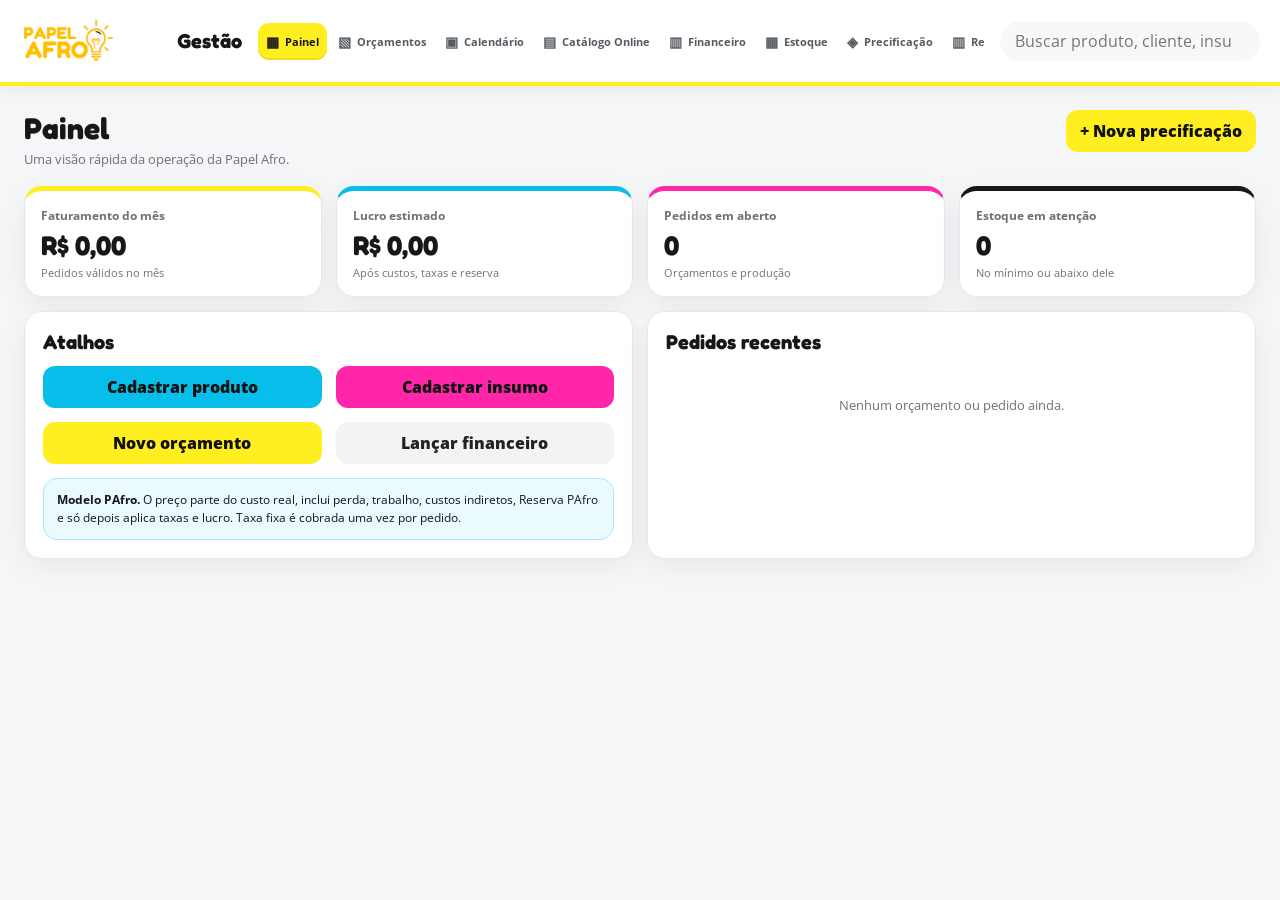
<file: precifica/index.html>
<!doctype html>
<html lang="pt-BR">
<head>
  <meta charset="utf-8">
  <meta name="viewport" content="width=device-width,initial-scale=1,viewport-fit=cover">
  <meta name="theme-color" content="#ffffff">
  <meta name="description" content="PAfro Gestão: precificação, estoque, catálogo, pedidos, financeiro e relatórios da Papel Afro.">
  <link rel="manifest" href="manifest.json">
  <link rel="icon" href="icon-192.png" type="image/png">
  <link rel="apple-touch-icon" href="icon-192.png">
  <link rel="preconnect" href="https://fonts.googleapis.com">
  <link rel="preconnect" href="https://fonts.gstatic.com" crossorigin>
  <link href="https://fonts.googleapis.com/css2?family=Fredoka:wght@500;600;700&family=Open+Sans:wght@400;500;600;700&display=swap" rel="stylesheet">
  <link rel="stylesheet" href="styles.css">
  <title>PAfro Gestão v5.2</title>
</head>
<body>
  <header class="topbar">
    <div class="brand-wrap">
      <img src="logo-pafro.png" class="brand-logo" alt="Papel Afro">
      <div class="brand-copy"><strong>Gestão</strong><span>Gestão completa da Papel Afro.</span></div>
    </div>
    <button class="icon-btn mobile-only menu-toggle" id="menuBtn" aria-label="Abrir menu" aria-expanded="false">☰</button>
    <div class="header-nav-shell" id="sidebar">
      <nav id="mainNav" class="header-nav" aria-label="Navegação principal"></nav>
      <div class="side-note">Dados salvos neste aparelho. Faça backup regularmente.</div>
    </div>
  </header>

  <main class="content">
    <div id="toast" class="toast"></div>
    <div id="view"></div>
  </main>

  <div id="modal" class="modal hide" aria-hidden="true"><div class="modal-card" id="modalCard"></div></div>
  <input id="importFile" type="file" accept="application/json" hidden>
  <script src="app.js"></script>
  <script src="v5.js"></script>
  <script src="v5_2.js"></script>
</body>
</html>
</file>
<file: precifica/styles.css>
:root{
  --yellow:#ffef21; --blue:#07bde9; --pink:#ff26a9; --ink:#171717; --muted:#6f7178;
  --bg:#f5f6f7; --card:#fff; --line:#e7e8eb; --soft:#f1f3f4; --good:#128a4a; --warn:#b76a00; --bad:#b42318;
  --shadow:0 8px 28px rgba(17,17,17,.06); --radius:18px;
}
*{box-sizing:border-box}html{background:var(--bg)}body{margin:0;color:var(--ink);background:var(--bg);font-family:'Open Sans',Arial,sans-serif}
button,input,select,textarea{font:inherit}.hide{display:none!important}.mobile-only{display:none}
.topbar{height:80px;background:var(--ink);display:flex;align-items:center;justify-content:space-between;padding:10px 24px;position:sticky;top:0;z-index:30;border-bottom:4px solid var(--yellow)}
.brand-wrap{display:flex;align-items:center;gap:16px}.brand-logo{height:58px;width:185px;object-fit:contain;object-position:left center}.brand-copy{color:white;display:flex;flex-direction:column;line-height:1.2}.brand-copy strong{font-family:'Fredoka',sans-serif;font-size:20px}.brand-copy span{font-size:12px;color:#d6d6d6;margin-top:4px}
.app-shell{display:grid;grid-template-columns:220px minmax(0,1fr);min-height:calc(100vh - 80px)}.sidebar{background:#fff;border-right:1px solid var(--line);padding:14px 10px 24px;position:sticky;top:80px;height:calc(100vh - 80px);overflow:auto}.content{padding:24px;min-width:0}.side-note{font-size:10px;color:var(--muted);padding:16px 12px;border-top:1px solid var(--line);margin-top:10px;line-height:1.5}
.nav-btn{width:100%;display:flex;gap:10px;align-items:center;border:0;background:transparent;padding:11px 12px;border-radius:13px;text-align:left;font-weight:700;color:#4f5359;cursor:pointer;margin-bottom:3px}.nav-btn:hover{background:#f7f7f2}.nav-btn.active{background:var(--yellow);color:var(--ink)}.nav-icon{width:24px;text-align:center;font-size:17px}
.page-head{display:flex;justify-content:space-between;align-items:flex-start;gap:16px;margin-bottom:18px}.page-title h1{font-family:'Fredoka',sans-serif;font-size:30px;margin:0}.page-title p{margin:4px 0 0;color:var(--muted);font-size:13px}.page-actions{display:flex;flex-wrap:wrap;gap:8px;justify-content:flex-end}
.grid{display:grid;gap:14px}.grid.cols-2{grid-template-columns:repeat(2,minmax(0,1fr))}.grid.cols-3{grid-template-columns:repeat(3,minmax(0,1fr))}.grid.cols-4{grid-template-columns:repeat(4,minmax(0,1fr))}.card{background:#fff;border:1px solid var(--line);border-radius:var(--radius);box-shadow:var(--shadow);padding:18px}.card h2,.card h3{font-family:'Fredoka',sans-serif}.card h2{font-size:20px;margin:0 0 12px}.card h3{font-size:16px;margin:0 0 10px}.card p{font-size:13px;line-height:1.55}.kpi{padding:16px}.kpi .label{font-size:12px;color:var(--muted);font-weight:700}.kpi .value{font-family:'Fredoka',sans-serif;font-size:27px;font-weight:700;margin-top:5px}.kpi .sub{font-size:11px;color:var(--muted);margin-top:4px}.accent-yellow{border-top:5px solid var(--yellow)}.accent-blue{border-top:5px solid var(--blue)}.accent-pink{border-top:5px solid var(--pink)}.accent-dark{border-top:5px solid var(--ink)}
.btn{border:0;border-radius:12px;padding:10px 14px;font-weight:800;cursor:pointer;display:inline-flex;align-items:center;justify-content:center;gap:7px}.btn.primary{background:var(--ink);color:#fff}.btn.blue{background:var(--blue);color:#111}.btn.pink{background:var(--pink);color:#111}.btn.yellow{background:var(--yellow);color:#111}.btn.soft{background:var(--soft);color:#222}.btn.outline{background:#fff;color:#222;border:1px solid #cfd1d4}.btn.danger{background:#fff0ef;color:var(--bad);border:1px solid #ffd0cc}.btn.small{padding:7px 10px;font-size:11px}.btn:disabled{opacity:.5;cursor:not-allowed}
label.field{display:block}.field span.label{display:block;font-weight:800;font-size:12px;margin-bottom:6px}.field small{display:block;color:var(--muted);font-size:10px;margin-top:5px;line-height:1.4}input,select,textarea{width:100%;border:1px solid #d4d7da;background:#fff;border-radius:11px;padding:11px 12px;color:#222;outline:none}input:focus,select:focus,textarea:focus{border-color:var(--blue);box-shadow:0 0 0 3px rgba(7,189,233,.12)}textarea{min-height:88px;resize:vertical}.form-grid{display:grid;grid-template-columns:repeat(12,minmax(0,1fr));gap:12px}.span-12{grid-column:span 12}.span-8{grid-column:span 8}.span-6{grid-column:span 6}.span-4{grid-column:span 4}.span-3{grid-column:span 3}.span-2{grid-column:span 2}.form-actions{display:flex;gap:8px;flex-wrap:wrap;margin-top:14px}
.table-wrap{overflow:auto;border:1px solid var(--line);border-radius:14px}.table{width:100%;border-collapse:collapse;min-width:690px}.table th{font-size:11px;color:var(--muted);text-align:left;background:#fafafa;padding:10px;border-bottom:1px solid var(--line)}.table td{font-size:12px;padding:11px 10px;border-bottom:1px solid var(--line);vertical-align:middle}.table tr:last-child td{border-bottom:0}.table .money{text-align:right;font-variant-numeric:tabular-nums}.table .actions{white-space:nowrap}.empty{padding:30px;text-align:center;color:var(--muted);font-size:13px}.pill{display:inline-flex;align-items:center;padding:5px 8px;border-radius:999px;font-size:10px;font-weight:800;background:#efefef}.pill.good{background:#e6f7ed;color:#0f7640}.pill.warn{background:#fff3dc;color:#8a5600}.pill.bad{background:#ffebea;color:#9f211a}.pill.blue{background:#e2f8fd;color:#067c97}.pill.pink{background:#ffe4f4;color:#a41467}.pill.dark{background:#ececec;color:#222}
.tabs{display:flex;gap:6px;flex-wrap:wrap;margin-bottom:14px}.tab-btn{border:0;background:#eef0f1;color:#596068;padding:9px 12px;border-radius:999px;font-weight:800;font-size:11px;cursor:pointer}.tab-btn.active{background:var(--blue);color:#111}.subtabs{display:flex;gap:8px;border-bottom:1px solid var(--line);margin-bottom:16px;overflow:auto}.subtab{border:0;background:transparent;padding:10px 2px;margin-right:14px;font-weight:800;font-size:12px;color:#6a6e74;border-bottom:3px solid transparent;cursor:pointer;white-space:nowrap}.subtab.active{color:#111;border-bottom-color:var(--pink)}
.notice{border-radius:14px;padding:12px 13px;font-size:12px;line-height:1.5;background:#fff9cc;border:1px solid #efe086}.notice.blue{background:#eafaff;border-color:#a8eafb}.notice.pink{background:#fff0f8;border-color:#ffc4e5}.notice.good{background:#eaf8ef;border-color:#bde8cc}.notice.bad{background:#fff0ef;border-color:#ffc8c3}.muted{color:var(--muted)}.tiny{font-size:10px}.right{text-align:right}.strong{font-weight:800}.fredoka{font-family:'Fredoka',sans-serif}
.price-hero{background:var(--ink);color:#fff;border-radius:20px;padding:20px}.price-hero .eyebrow{font-size:11px;text-transform:uppercase;letter-spacing:.08em;color:#d2d2d2}.price-hero .price{font-family:'Fredoka',sans-serif;color:var(--yellow);font-size:42px;font-weight:700;margin:5px 0}.price-grid{display:grid;grid-template-columns:repeat(3,1fr);gap:10px;margin-top:12px}.price-option{border:1px solid #ffffff2c;border-radius:14px;padding:12px}.price-option b{display:block;font-size:18px;margin-top:3px}.split{display:grid;grid-template-columns:1.2fr .8fr;gap:14px}.breakdown{margin-top:12px}.break-row{display:flex;justify-content:space-between;gap:14px;padding:8px 0;border-bottom:1px dashed #d8dadc;font-size:12px}.break-row:last-child{border-bottom:0}.break-row.total{font-weight:900;font-size:14px;border-top:2px solid #ddd;margin-top:4px}
.timeline{display:grid;gap:8px}.timeline-item{display:grid;grid-template-columns:95px 1fr;gap:12px;border-left:4px solid var(--yellow);background:#fff;border-radius:0 12px 12px 0;padding:10px 12px}.timeline-date{font-size:11px;color:var(--muted);font-weight:700}.timeline-title{font-weight:800;font-size:12px}.timeline-sub{font-size:11px;color:var(--muted);margin-top:2px}.progress{height:8px;background:#eceeef;border-radius:999px;overflow:hidden}.progress > span{display:block;height:100%;background:var(--blue);border-radius:999px}.stock-low{color:var(--bad);font-weight:800}
.modal{position:fixed;inset:0;background:rgba(0,0,0,.48);display:grid;place-items:center;padding:20px;z-index:100}.modal-card{background:#fff;border-radius:20px;max-width:840px;width:100%;max-height:90vh;overflow:auto;box-shadow:0 30px 80px rgba(0,0,0,.28)}.modal-head{display:flex;justify-content:space-between;gap:12px;align-items:center;padding:18px 20px;border-bottom:1px solid var(--line)}.modal-head h2{font-family:'Fredoka';margin:0}.modal-body{padding:20px}.modal-foot{padding:14px 20px;border-top:1px solid var(--line);display:flex;justify-content:flex-end;gap:8px}.icon-btn{border:0;border-radius:10px;background:#fff;padding:8px 10px;cursor:pointer;font-weight:900}
.toast{position:fixed;right:24px;top:96px;background:#171717;color:#fff;padding:10px 14px;border-radius:12px;font-size:12px;font-weight:700;z-index:120;opacity:0;transform:translateY(-8px);pointer-events:none;transition:.2s}.toast.show{opacity:1;transform:translateY(0)}
.catalog-grid{display:grid;grid-template-columns:repeat(3,minmax(0,1fr));gap:12px}.product-card{border:1px solid var(--line);border-radius:16px;padding:14px;background:#fff}.product-card .product-icon{height:80px;border-radius:12px;background:linear-gradient(135deg,#fff6a8,#e7fbff);display:grid;place-items:center;font-size:35px;margin-bottom:10px}.product-card h3{font-family:'Fredoka';font-size:16px;margin:0 0 5px}.product-card .price{font-family:'Fredoka';font-size:21px;font-weight:700;color:#111}.product-card p{font-size:11px;color:var(--muted)}
@media(max-width:1050px){.grid.cols-4{grid-template-columns:repeat(2,1fr)}.catalog-grid{grid-template-columns:repeat(2,1fr)}.split{grid-template-columns:1fr}}
@media(max-width:760px){.mobile-only{display:block}.topbar{height:68px;padding:8px 12px}.brand-logo{height:48px;width:150px}.brand-copy{display:none}.app-shell{display:block;min-height:calc(100vh - 68px)}.sidebar{position:fixed;left:-260px;top:68px;width:240px;height:calc(100vh - 68px);z-index:40;transition:.2s;box-shadow:10px 0 30px rgba(0,0,0,.15)}.sidebar.open{left:0}.content{padding:14px 10px 70px}.page-head{flex-direction:column}.page-actions{justify-content:flex-start}.page-title h1{font-size:25px}.grid.cols-2,.grid.cols-3,.grid.cols-4,.catalog-grid,.price-grid{grid-template-columns:1fr}.form-grid{grid-template-columns:1fr}.span-12,.span-8,.span-6,.span-4,.span-3,.span-2{grid-column:auto}.card{padding:14px}.table{min-width:650px}.toast{top:78px;right:10px;left:10px}.price-hero .price{font-size:36px}}
/* v5 — busca inteligente e módulos consolidados */
.global-search{margin-left:auto;width:min(520px,40vw);position:relative}.global-search input{background:#fff;border:0;padding:10px 14px;border-radius:999px}.global-results{position:absolute;right:0;top:48px;width:min(520px,80vw);background:#fff;border:1px solid var(--line);border-radius:16px;box-shadow:0 20px 45px rgba(0,0,0,.18);padding:7px;z-index:70}.global-results button{width:100%;border:0;background:#fff;text-align:left;padding:10px;border-radius:10px;display:flex;gap:10px;align-items:center;cursor:pointer}.global-results button:hover{background:#f5f6f7}
.smart-picker{position:relative}.picker-input-wrap{display:flex;position:relative}.picker-input{padding-right:38px!important}.picker-clear{position:absolute;right:7px;top:50%;transform:translateY(-50%);width:28px;height:28px;border:0;border-radius:50%;background:#f0f1f2;font-weight:900;cursor:pointer}.picker-results{position:absolute;z-index:60;top:calc(100% + 4px);left:0;right:0;max-height:240px;overflow:auto;background:#fff;border:1px solid #d4d7da;border-radius:12px;box-shadow:0 15px 35px rgba(0,0,0,.14);padding:5px}.picker-option{display:block;width:100%;border:0;background:#fff;text-align:left;padding:10px;border-radius:8px;cursor:pointer;font-size:12px}.picker-option:hover{background:#eefbfe}.search-strip{margin-bottom:14px}.search-strip input{max-width:620px;background:#fff}
.calendar-grid{display:grid;grid-template-columns:repeat(3,minmax(0,1fr));gap:14px}.calendar-day{padding:14px}.calendar-date{display:flex;justify-content:space-between;gap:10px;align-items:center;padding-bottom:10px;border-bottom:1px solid var(--line);margin-bottom:8px}.calendar-date b{font-family:'Fredoka';font-size:18px}.calendar-date span{font-size:10px;color:var(--muted)}.calendar-order{width:100%;border:0;background:#f8f9fa;border-radius:12px;padding:10px;margin-top:7px;text-align:left;cursor:pointer}.calendar-order b,.calendar-order span{display:block}.calendar-order span{font-size:10px;color:var(--muted);margin-top:4px}.catalog-preview{text-align:center;padding:18px;background:linear-gradient(180deg,#fffde1,#fff);border-radius:18px}.catalog-preview>img{height:88px;max-width:280px;object-fit:contain}.catalog-preview>h3{font-family:'Fredoka';font-size:26px;margin:8px 0 3px}.hours-row{display:grid;grid-template-columns:1.2fr .9fr 1fr auto 1fr;gap:10px;align-items:center;padding:9px 0;border-bottom:1px solid var(--line)}.hours-row input[type=checkbox]{width:auto}.check-row{display:flex;gap:12px;align-items:center;padding:11px 0;border-bottom:1px solid var(--line)}.check-icon{width:30px;height:30px;border-radius:50%;display:grid;place-items:center;font-weight:900;background:#fff3dc;color:#8a5600}.check-icon.ok{background:#e6f7ed;color:#0f7640}.check-icon.optional{background:#eee;color:#555}
@media(max-width:1050px){.calendar-grid{grid-template-columns:repeat(2,1fr)}}
@media(max-width:760px){.global-search{position:absolute;left:10px;right:55px;bottom:-48px;width:auto}.global-search input{border:1px solid var(--line);box-shadow:0 5px 18px rgba(0,0,0,.08)}.app-shell{padding-top:48px}.global-results{left:0;right:0;width:auto}.calendar-grid{grid-template-columns:1fr}.hours-row{grid-template-columns:1fr 1fr}.hours-row span{display:none}}


/* v5.1 — navegação horizontal */
.topbar{
  min-height:86px;height:auto;background:#fff;color:var(--ink);display:flex;align-items:center;gap:16px;
  padding:10px 20px;position:sticky;top:0;z-index:30;border-bottom:4px solid var(--yellow);box-shadow:0 3px 18px rgba(17,17,17,.06)
}
.brand-wrap{display:flex;align-items:center;gap:12px;flex:0 0 auto}.brand-logo{height:58px;width:176px;object-fit:contain;object-position:left center}.brand-copy{color:var(--ink);display:flex;flex-direction:column;line-height:1.2}.brand-copy strong{font-family:'Fredoka',sans-serif;font-size:20px}.brand-copy span{font-size:11px;color:var(--muted);margin-top:3px}
.header-nav-shell{display:flex;align-items:center;min-width:0;flex:1}.header-nav{display:flex;align-items:center;gap:3px;min-width:0;overflow-x:auto;scrollbar-width:thin;padding:3px 0}.header-nav .nav-btn{width:auto;flex:0 0 auto;display:flex;gap:6px;align-items:center;border:0;background:transparent;padding:9px 10px;border-radius:11px;text-align:center;font-weight:700;color:#555b62;cursor:pointer;margin:0;white-space:nowrap;font-size:12px}.header-nav .nav-btn:hover{background:#f5f6f7}.header-nav .nav-btn.active{background:var(--yellow);color:var(--ink);box-shadow:inset 0 -2px 0 rgba(0,0,0,.08)}.header-nav .nav-icon{width:auto;text-align:center;font-size:14px}.header-nav-shell .side-note{display:none}
.content{padding:24px;min-width:0;max-width:1680px;margin:0 auto;width:100%}
.global-search{position:relative;flex:0 1 330px;min-width:210px;margin-left:auto}.global-search input{height:40px;border-radius:999px;padding-left:15px;background:#f7f8f9}.global-results{position:absolute;right:0;top:46px;width:min(420px,85vw);background:#fff;border:1px solid var(--line);border-radius:14px;box-shadow:0 16px 50px rgba(0,0,0,.16);padding:6px;z-index:80;max-height:390px;overflow:auto}.global-results button{width:100%;display:flex;align-items:center;gap:8px;border:0;background:#fff;padding:10px;border-radius:10px;text-align:left;cursor:pointer}.global-results button:hover{background:#f5f6f7}
@media(max-width:1280px){.brand-copy span{display:none}.brand-logo{width:145px}.header-nav .nav-btn{padding:9px 8px;font-size:11px}.global-search{flex-basis:260px}}
@media(max-width:900px){
  .mobile-only{display:block}.topbar{min-height:68px;padding:8px 10px;flex-wrap:wrap;gap:8px}.brand-logo{height:48px;width:145px}.brand-copy{display:none}.menu-toggle{margin-left:auto;background:var(--yellow)}
  .header-nav-shell{position:fixed;left:-285px;top:68px;width:270px;height:calc(100vh - 68px);z-index:45;background:#fff;border-right:1px solid var(--line);box-shadow:12px 0 30px rgba(0,0,0,.14);padding:12px;display:block;transition:left .2s ease;overflow:auto}.header-nav-shell.open{left:0}.header-nav{display:flex;flex-direction:column;align-items:stretch;overflow:visible}.header-nav .nav-btn{width:100%;justify-content:flex-start;text-align:left;padding:12px;font-size:13px}.header-nav .nav-icon{width:22px}.header-nav-shell .side-note{display:block;font-size:10px;color:var(--muted);padding:16px 10px;border-top:1px solid var(--line);margin-top:10px;line-height:1.5}
  .global-search{order:3;flex:1 0 100%;min-width:0;margin:0}.global-search input{height:38px}.global-results{left:0;right:auto;width:100%;top:42px}
  .content{padding:14px 10px 70px}.toast{top:122px;right:12px}
}

/* v5.2 — ficha de produção e precificação em uma tela */
.pricing-layout{display:grid;grid-template-columns:minmax(0,1.45fr) minmax(300px,.75fr);gap:16px;align-items:start}.pricing-summary{position:sticky;top:88px}.pricing-main-card{overflow:visible}.composition-card{border:1px solid #dfe3e6;background:#fafbfb;border-radius:16px;padding:14px;margin:14px 0}.composition-head{display:flex;justify-content:space-between;gap:12px;align-items:center}.composition-head small{display:block;color:var(--muted);margin-top:2px}.composition-grid{display:grid;grid-template-columns:repeat(4,1fr);gap:8px;margin-top:12px}.composition-grid>div{background:#fff;border:1px solid var(--line);padding:10px;border-radius:12px}.composition-grid span{display:block;font-size:10px;color:var(--muted);text-transform:uppercase;font-weight:800}.composition-grid strong{display:block;font-family:'Fredoka',sans-serif;font-size:18px;margin-top:3px}.fee-once{display:grid;grid-template-columns:1fr auto;gap:3px 14px;background:#fff8cf;border:1px solid #f3db49;border-radius:14px;padding:12px 14px;margin-top:12px}.fee-once b{text-align:right}.fee-once small{grid-column:1/-1;color:#665b18}.advanced-box{margin-top:12px;border:1px solid var(--line);border-radius:12px;padding:10px 12px;background:#fff}.advanced-box summary{cursor:pointer;font-weight:800}.summary-price{background:var(--ink);color:#fff;border-radius:16px;padding:16px;margin-bottom:12px}.summary-price small,.summary-price span{display:block}.summary-price strong{font-family:'Fredoka',sans-serif;color:var(--yellow);font-size:34px;display:block}.wholesale-card{margin-top:16px}.wholesale-head{display:flex;justify-content:space-between;gap:14px;align-items:flex-start}.section-title{margin-top:8px;padding-top:10px;border-top:1px solid var(--line)}.section-title h3{margin:0 0 3px}.section-title p{margin:0;color:var(--muted);font-size:12px}.material-row{padding:10px 0;border-bottom:1px dashed #dfe1e3;align-items:end}.material-row:last-child{border-bottom:0}.readonly-cost{min-height:38px;display:flex;align-items:center;font-weight:800}.row-delete{display:flex;align-items:end;padding-bottom:2px}.material-total{display:flex;align-items:center;gap:12px;justify-content:flex-end;background:#f7fbfc;border-radius:12px;padding:10px 12px}.material-total span{margin-right:auto;font-weight:700}.material-total strong{font-family:'Fredoka',sans-serif;font-size:20px;color:#087f9c}.mini-line{display:flex;justify-content:space-between;gap:12px;padding:6px 0;border-bottom:1px dashed #e1e2e4;font-size:12px}.mini-line:last-child{border-bottom:0}
@media(max-width:1050px){.pricing-layout{grid-template-columns:1fr}.pricing-summary{position:static}.composition-grid{grid-template-columns:repeat(2,1fr)}}
@media(max-width:760px){.composition-grid{grid-template-columns:1fr}.wholesale-head,.composition-head,.material-total{align-items:stretch;flex-direction:column}.material-total span{margin-right:0}.pricing-summary{position:static}.summary-price strong{font-size:30px}}
</file>
